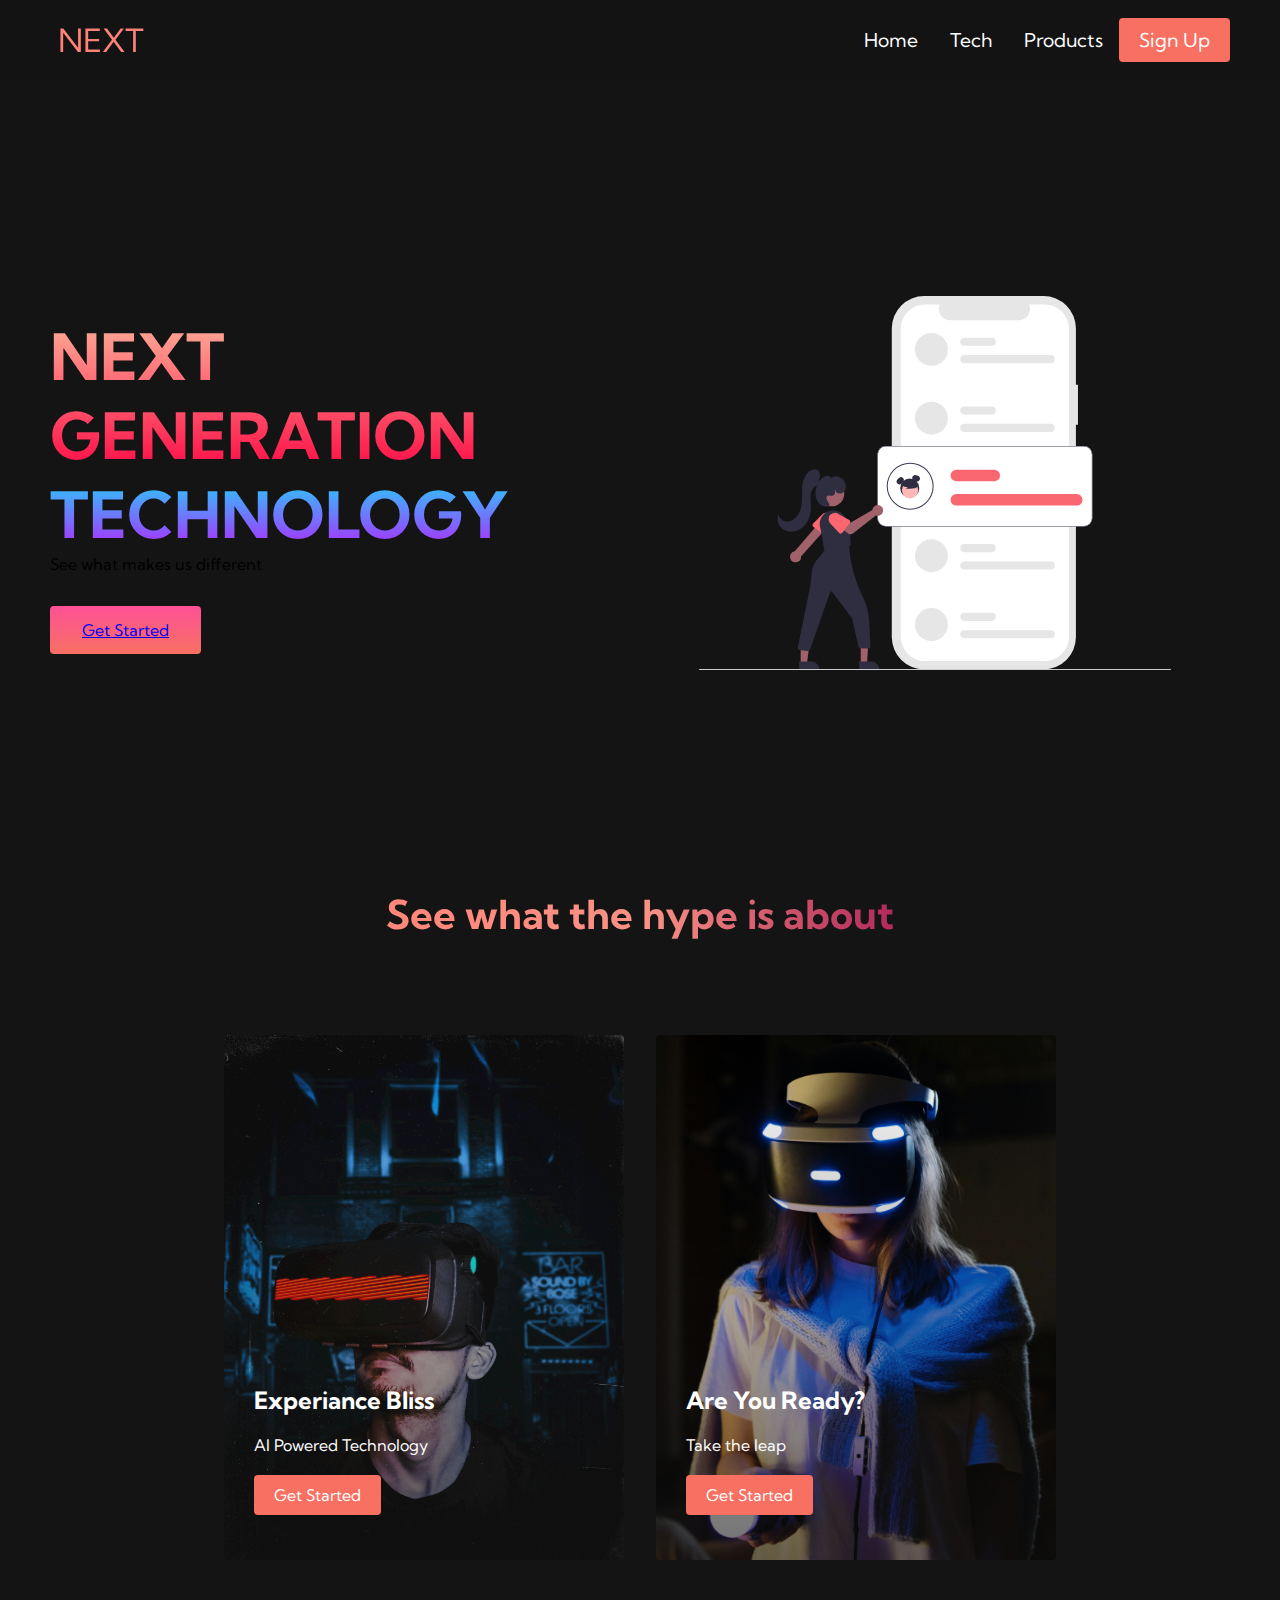
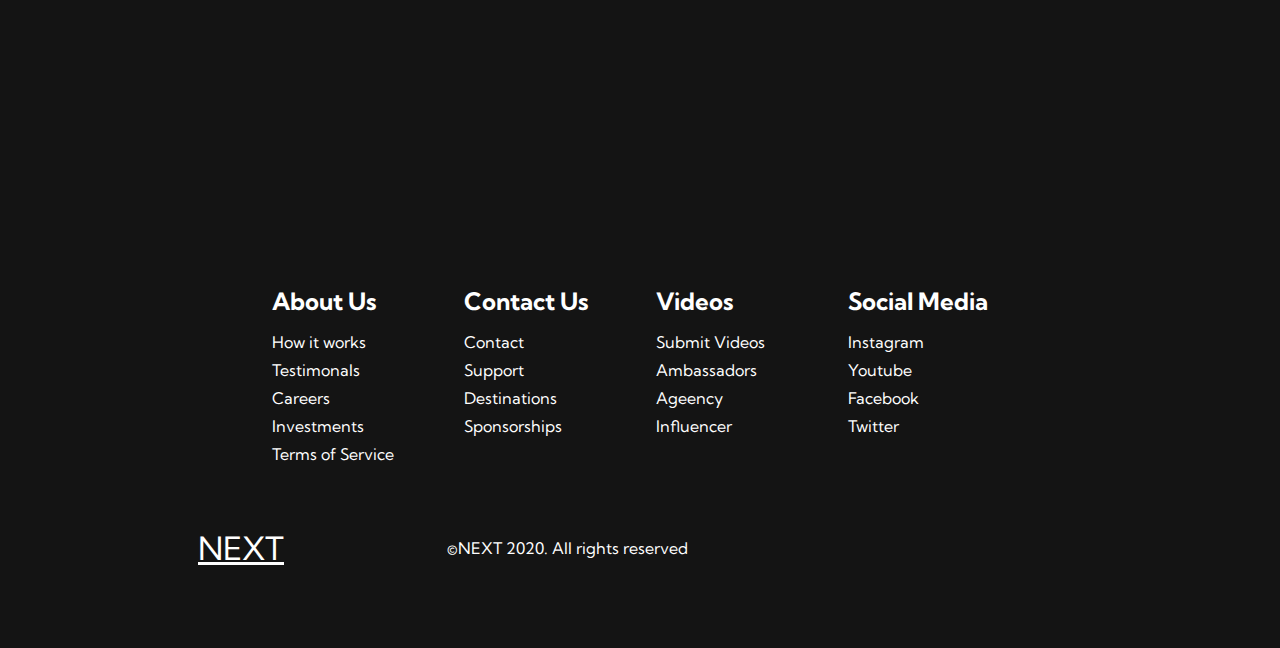
<file: index.html>
<!DOCTYPE html>
<html lang="en">
<head>
  <meta charset="UTF-8">
  <meta name="viewport" content="width=device-width, initial-scale=1.0">
  <title>Document</title>
  <link rel="stylesheet" href="style.css">
  <link rel="stylesheet" href="https://use.fontawesome.com/releases/v5.14.0/css/all.css" integrity="sha384-HzLeBuhoNPvSl5KYnjx0BT+WB0QEEqLprO+NBkkk5gbc67FTaL7XIGa2w1L0Xbgc" crossorigin="anonymous"/>
  <link href="https://fonts.googleapis.com/css2?family=kumbh+Sans:wght@400;700&display=swap" rel="stylesheet">
</head>
<body>
  <!--Navbar Section-->
  <nav class="navbar">
    <div class="navbar__container">
      <a href="/" id="navbar__logo">
        <i class="fas fa-gem"></i>NEXT
      <a>
      <div class="navbar__toggle" id="mobile-menu">
        <span class="bar"></span>
        <span class="bar"></span>
        <span class="bar"></span>
      </div>
      <ul class="navbar__menu">
        <li class="navbar__item">
          <a href="/" class="navbar__links">Home</a>
        </li>
        <li class="navbar__item">
          <a href="tech.html" class="navbar__links">Tech</a>
        </li>
        <li class="navbar__item">
          <a href="/" class="navbar__links">Products</a>
        </li>
        <li class="navbar__btn">
          <a href="/" class="button">Sign Up</a>
        </li>
      </ul>
    </div>
  </nav> 
  <!-- Hero Section -->
   <div class="main">
     <div class="main__container">
       <div class="main__content">
         <h1>NEXT GENERATION</h1>
         <h2>TECHNOLOGY</h2>
         <p>See what makes us different</p>
         <button class="main__btn"><a href="/">Get Started</a></button>
       </div>
       <div class="main__img--container">
         <img src="images/undraw_messages_re_qy9x.svg" alt="pic" id="main__img">
       </div>
     </div>
   </div>
   <!-- Service Section -->
    <div class="services">
       <h1> See what the hype is about</h1>
       <div class="services__container">
         <div class="services__card">
           <h2>Experiance Bliss</h2> 
           <p>AI Powered Technology</p>
           <button>Get Started</button>
         </div>
         <div class="services__card">
          <h2>Are You Ready?</h2> 
          <p>Take the leap</p>
          <button>Get Started</button>
        </div>
       </div>
    </div>
    <!-- Footer Section -->
     <div class="footer__container">
       <div class="footer__links">
         <div class="footer__link--wrapper">
           <div class="footer__link--items">
             <h2>About Us</h2>
             <a href="/sign__up">How it works</a>
             <a href="/">Testimonals</a>
             <a href="/">Careers</a>
             <a href="/">Investments</a>
             <a href="/">Terms of Service</a>
           </div>
           <div class="footer__link--items">
            <h2>Contact Us</h2>
            <a href="/">Contact</a>
            <a href="/">Support</a>
            <a href="/">Destinations</a>
            <a href="/">Sponsorships</a>
          </div>
         </div>
        <div class="footer__link--wrapper">
          <div class="footer__link--items">
            <h2>Videos</h2>
            <a href="/">Submit Videos</a>
            <a href="/">Ambassadors</a>
            <a href="/">Ageency</a>
            <a href="/">Influencer</a>
          </div>
          <div class="footer__link--items">
           <h2>Social Media</h2>
           <a href="/">Instagram</a>
           <a href="/">Youtube</a>
           <a href="/">Facebook</a>
           <a href="/">Twitter</a>
         </div>
        </div>
       </div>
       <div class="social__media">
         <div class="soscial__media--wrap">
           <div class="footer__logo">
             <a href="/" id="footer__logo"><i class="fas fa-gem"></i>NEXT</a>
           </div>
           <p class="website__rights">&copy;NEXT 2020. All rights reserved</p>
           <div class="social__icons">
             <a href="/" class="social__icon--link" target="_blank">
               <i class="fab fa-facebook"></i>
             </a>
             <a href="/" class="social__icon--link" target="_blank">
              <i class="fab fa-instagram"></i>
            </a><a href="/" class="social__icon--link" target="_blank">
              <i class="fab fa-twittr"></i>
            </a><a href="/" class="social__icon--link" target="_blank">
              <i class="fab fa-linkedin"></i>
              <a href="/" class="social__icon--link" target="_blank">
                <i class="fab fa-youtube"></i>
              </a>
            </a>
           </div>
         </div>
       </div>
     </div>
  <script src="app.js"></script>
</body>
</html>
</file>
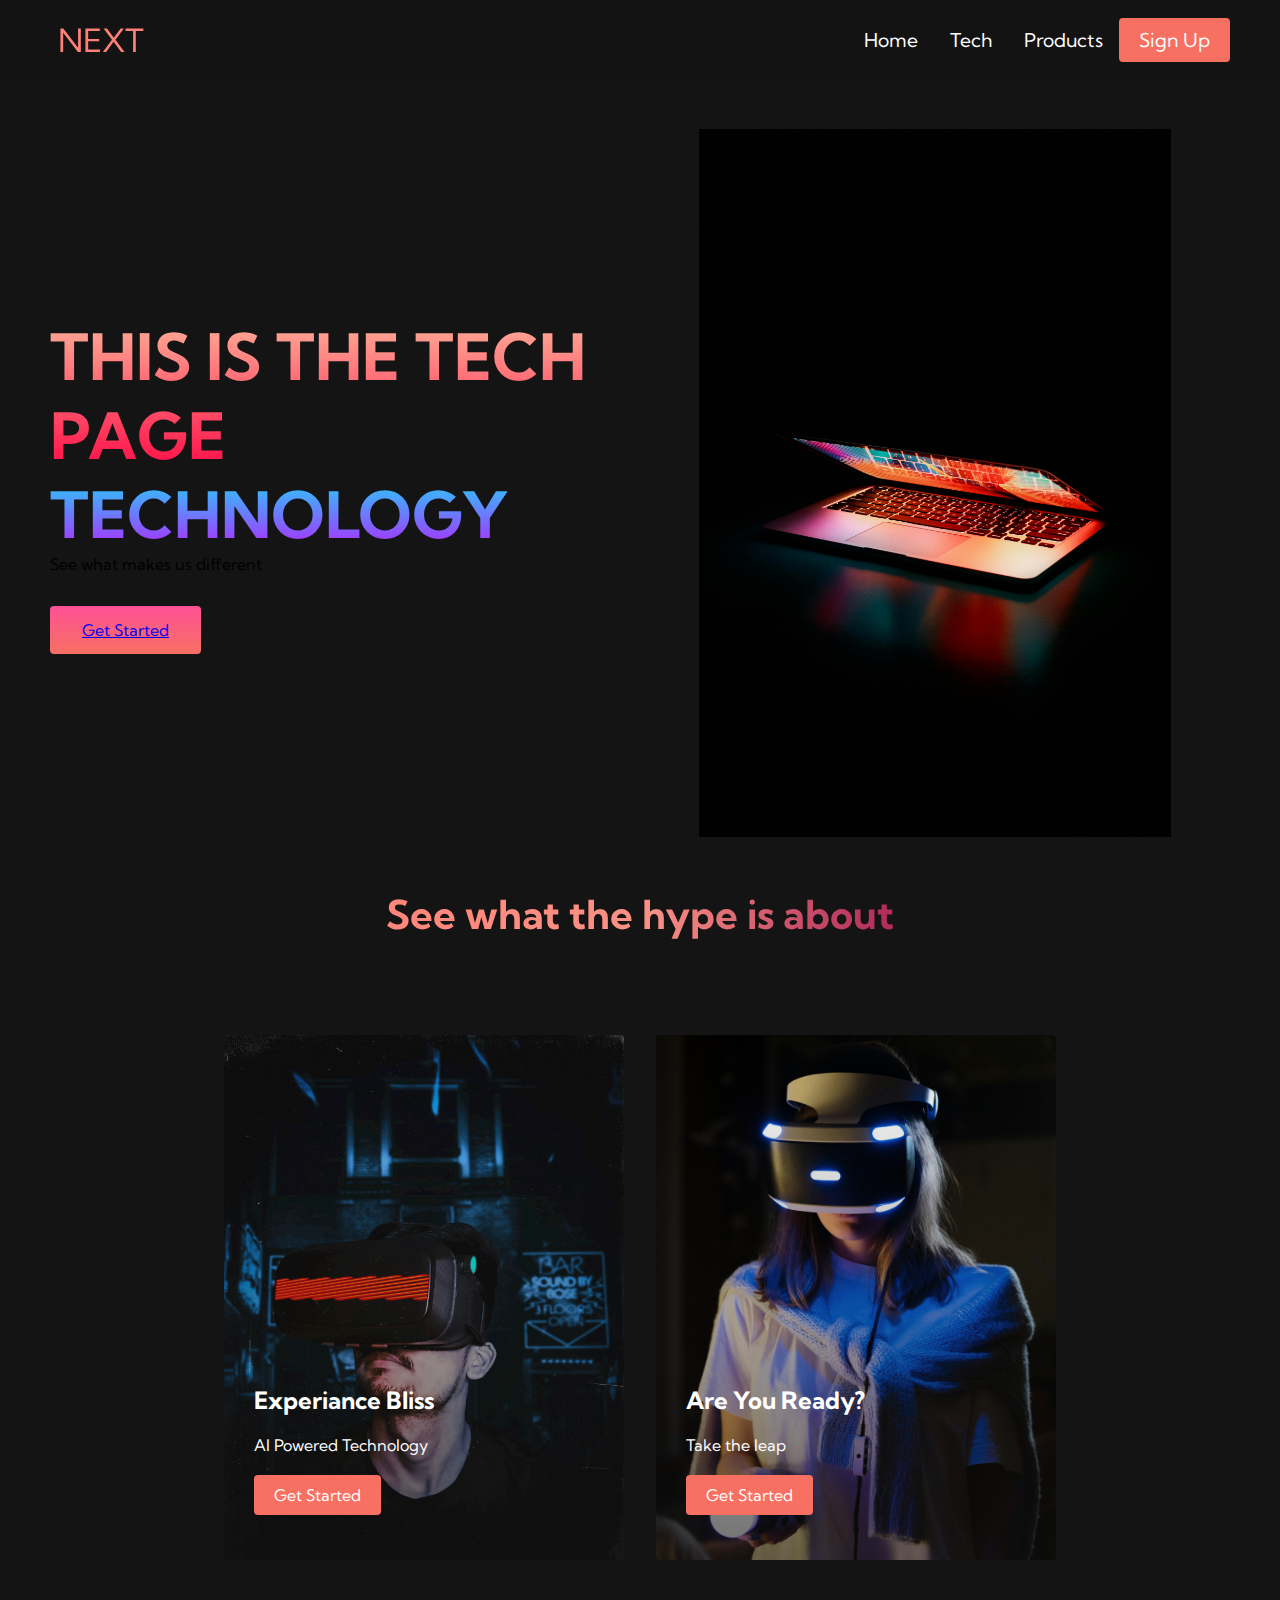
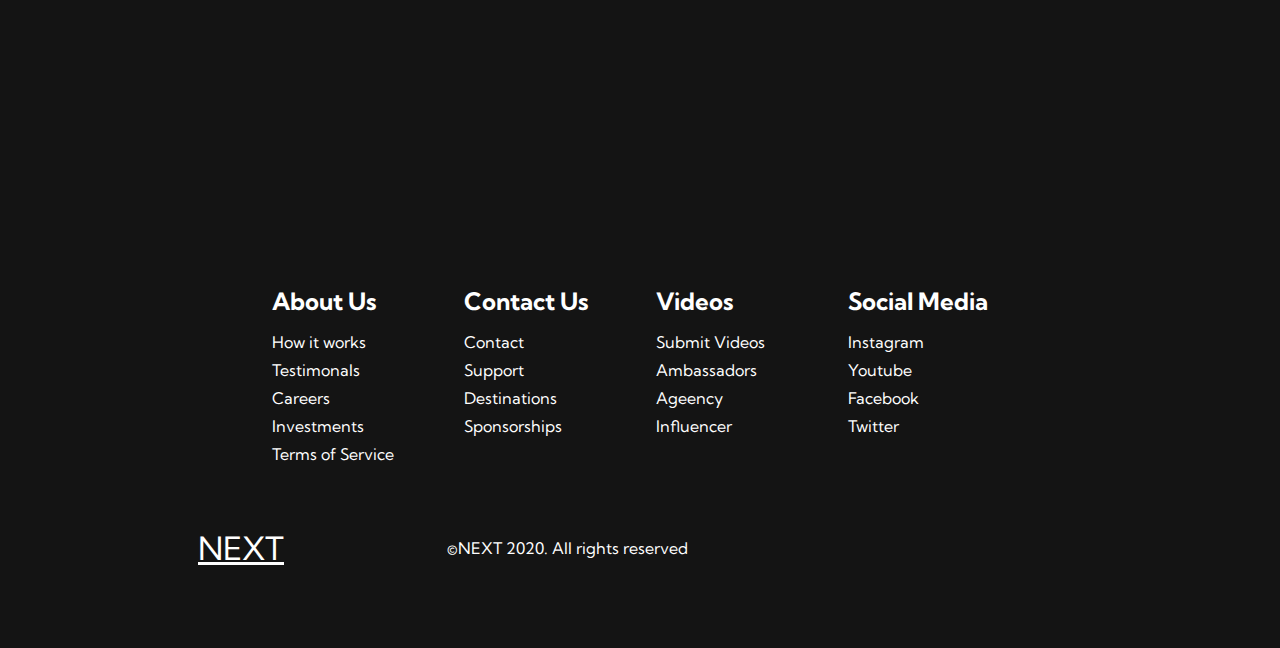
<file: tech.html>
<!DOCTYPE html>
<html lang="en">
<head>
  <meta charset="UTF-8">
  <meta name="viewport" content="width=device-width, initial-scale=1.0">
  <title>Document</title>
  <link rel="stylesheet" href="style.css">
  <link rel="stylesheet" href="https://use.fontawesome.com/releases/v5.14.0/css/all.css" integrity="sha384-HzLeBuhoNPvSl5KYnjx0BT+WB0QEEqLprO+NBkkk5gbc67FTaL7XIGa2w1L0Xbgc" crossorigin="anonymous"/>
  <link href="https://fonts.googleapis.com/css2?family=kumbh+Sans:wght@400;700&display=swap" rel="stylesheet">
</head>
<body>
  <!--Navbar Section-->
  <nav class="navbar">
    <div class="navbar__container">
      <a href="/" id="navbar__logo">
        <i class="fas fa-gem"></i>NEXT
      <a>
      <div class="navbar__toggle" id="mobile-menu">
        <span class="bar"></span>
        <span class="bar"></span>
        <span class="bar"></span>
      </div>
      <ul class="navbar__menu">
        <li class="navbar__item">
          <a href="index.html" class="navbar__links">Home</a>
        </li>
        <li class="navbar__item">
          <a href="/tech.html" class="navbar__links">Tech</a>
        </li>
        <li class="navbar__item">
          <a href="/" class="navbar__links">Products</a>
        </li>
        <li class="navbar__btn">
          <a href="/" class="button">Sign Up</a>
        </li>
      </ul>
    </div>
  </nav> 
  <!-- Hero Section -->
   <div class="main">
     <div class="main__container">
       <div class="main__content">
         <h1>THIS IS THE TECH PAGE</h1>
         <h2>TECHNOLOGY</h2>
         <p>See what makes us different</p>
         <button class="main__btn"><a href="/">Get Started</a></button>
       </div>
       <div class="main__img--container">
         <img src="images\pexels-junior-teixeira-1064069-2047905.jpg" alt="pic" id="main__img">
       </div>
     </div>
   </div>
   <!-- Service Section -->
    <div class="services">
       <h1> See what the hype is about</h1>
       <div class="services__container">
         <div class="services__card">
           <h2>Experiance Bliss</h2> 
           <p>AI Powered Technology</p>
           <button>Get Started</button>
         </div>
         <div class="services__card">
          <h2>Are You Ready?</h2> 
          <p>Take the leap</p>
          <button>Get Started</button>
        </div>
       </div>
    </div>
    <!-- Footer Section -->
     <div class="footer__container">
       <div class="footer__links">
         <div class="footer__link--wrapper">
           <div class="footer__link--items">
             <h2>About Us</h2>
             <a href="/sign__up">How it works</a>
             <a href="/">Testimonals</a>
             <a href="/">Careers</a>
             <a href="/">Investments</a>
             <a href="/">Terms of Service</a>
           </div>
           <div class="footer__link--items">
            <h2>Contact Us</h2>
            <a href="/">Contact</a>
            <a href="/">Support</a>
            <a href="/">Destinations</a>
            <a href="/">Sponsorships</a>
          </div>
         </div>
        <div class="footer__link--wrapper">
          <div class="footer__link--items">
            <h2>Videos</h2>
            <a href="/">Submit Videos</a>
            <a href="/">Ambassadors</a>
            <a href="/">Ageency</a>
            <a href="/">Influencer</a>
          </div>
          <div class="footer__link--items">
           <h2>Social Media</h2>
           <a href="/">Instagram</a>
           <a href="/">Youtube</a>
           <a href="/">Facebook</a>
           <a href="/">Twitter</a>
         </div>
        </div>
       </div>
       <div class="social__media">
         <div class="soscial__media--wrap">
           <div class="footer__logo">
             <a href="/" id="footer__logo"><i class="fas fa-gem"></i>NEXT</a>
           </div>
           <p class="website__rights">&copy;NEXT 2020. All rights reserved</p>
           <div class="social__icons">
             <a href="/" class="social__icon--link" target="_blank">
               <i class="fab fa-facebook"></i>
             </a>
             <a href="/" class="social__icon--link" target="_blank">
              <i class="fab fa-instagram"></i>
            </a><a href="/" class="social__icon--link" target="_blank">
              <i class="fab fa-twittr"></i>
            </a><a href="/" class="social__icon--link" target="_blank">
              <i class="fab fa-linkedin"></i>
              <a href="/" class="social__icon--link" target="_blank">
                <i class="fab fa-youtube"></i>
              </a>
            </a>
           </div>
         </div>
       </div>
     </div>
  <script src="app.js"></script>
</body>
</html>
</file>
<file: style.css>
*{
  box-sizing: border-box;
  margin: 0;
  padding: 0;
  font-family: 'Kumbh Sans', sans-serif;
}
.navbar{
  background: #131313;
  height: 80px;
  display: flex;
  justify-content: center;
  align-items: center;
  font-size: 1.2rem;
  position: sticky;
  top: 0;
  z-index: 999;
}
.navbar__container {
  display: flex;
  justify-content: space-between;
  height: 80px;
  z-index: 1;
  width: 100%;
  max-width: 1300px;
  margin: 0 auto;
  padding: 0 50px;
}
#navbar__logo{
  background-color: #ff8177;
  background-image: linear-gradient(to top, #ff0844 0%,#ffb1, 100%);
  background-size: 100%;
  -webkit-background-clip: text;
  -moz-background-clip: text;
  -webkit-text-fill-color: transparent;
  -moz-text-fill-color: transparent;
  display: flex;
  align-items: center;
  cursor: pointer;
  text-decoration: none;
  font-size: 2rem;
}

.fa-gem{
   margin-right: 0.5rem;
}
.navbar__menu{
   display: flex;
   align-items: center;
   list-style: none;
   text-align: center;
}
.navbar__item{
  height: 80px;
}
.navbar__links{
  color: #fff;
  display: flex;
  align-items: center;
  justify-content: center;
  text-decoration: none;
  padding: 0 1rem;
  height: 100%;
}
.navbar__btn{
  display: flex;
  justify-content: center;
  align-items: center;
  padding: o 1rem;
  width: 100%;
}
.button{
  display: flex;
  justify-content: center;
  align-items: center;
  text-decoration: none;
  padding: 10px 20px;
  height: 100%;
  width: 100%;
  border: none;
  outline: none;
  border-radius: 4px;
  background: #f77062;
  color: #fff;
}
.button:hover{
  background: #4837ff;
  transition: all 0.3s ease;
}
.navbar__links:hover{
  color: #f77062;
  transition: all 0.3s ease;
}
@media screen and (max-width:960px){
  .navbar__container{
    display: flex;
    justify-content: space-between;
    height: 80px;
    z-index: 1;
    width: 100%;
    max-width: 1300px;
    padding: 0;
  }
  .navbar__menu{
    display: grid;
    grid-template-columns: auto;
    margin: 0;
    width: 100%;
    position: absolute;
    top: -1000px;
    opacity: 0;
    transition: all 0.5s ease;
    height: 50vh;
    z-index: -1;
    background: #131313;

  }
  .navbar__menu.active{
    background: #131313;
    top: 100%;
    opacity: 1;
    transition: all 0.5s ease;
    z-index: 99;
    height: 50vh;
    font-size: 1.6rem; 
  }
  #navbar__logo{
    padding-left: 25px;
  }
  .navbar__toggle .bar{
    width: 25px;
    height: 3px;
    margin: 5px auto;
    transition: all 0.5s ease;
    background: #fff;
  }
  .navbar__item{
    width: 100%;
  }
  .navbar__links{
    text-align: center;
    padding: 2rem;
    width: 100%;
    display: table;
  }
  #mobile_menu{
    position: absolute;
    top: 20%;
    right: 5%;
    transform: translate(5%, 20%);
  }
  .navbar__btn{
    padding-bottom: 2rem;
  }
  .button{
    display: flex;
    justify-content: center;
    align-items: center;
    width: 80%;
    height: 80px;
    margin: 0;
  }
  .navbar__toggle .bar{
    display: block;
    cursor: pointer;
  }
   #mobile-menu.is-active .bar:nth-child(2){
    opacity: 0;
   }
   #mobile-menu.is-active .bar:nth-child(1){
     transform: translateY(8px) rotate(45deg);
  }
  #mobile-menu.is-active .bar:nth-child(3){
    transform: translateY(-8px) rotate(-45deg);
 }
} 
 
/* Hero Section CSS */
.main{
  background-color: #141414;
}
.main__container{
  display: grid;
  grid-template-columns: 1fr 1fr;
  align-items: center;
  justify-self: center;
  margin: 0 auto;
  height: 90vh;
  background-color: #141414;
  z-index: 1;
  width: 100%;
  max-width: 1300px;
  padding: 0 50px;
} 
.main__content h1{
   font-size: 4rem;
   background-color: #ff8177;
   background-image: linear-gradient(to top,#ff0844 0%, #ffb199 100%);
   background-size: 100%;
   -webkit-background-clip: text;
   -moz-background-clip: text;
   -webkit-text-fill-color: transparent;-moz-text-fill-color:transparent;
}
.main__content h2{
  font-size: 4rem;
  background-color: #ff8177;
  background-image: linear-gradient(to top,#b721ff 0%, #21d4fd 100%);
  background-size: 100%;
  -webkit-background-clip: text;
  -moz-background-clip: text;
  -webkit-text-fill-color: transparent;-moz-text-fill-color:transparent;
}
.main__contet p{
  margin-top: 1rem;
  font-size: 2rem;
  font-weight: 700;
  color: #fff;
}

.main__btn{
   font-size: 1rem;
   background-image: linear-gradient(to top, #f77062 0%, #fe5196 100%);
   padding: 14px 32px;
   border: none;
   border-radius: 4px;
   color: #fff;
   margin-top: 2rem;
   cursor: pointer;
   position: relative;
   transition: all 0.35s;
   outline: none;
}
main__btn a{
   position: relative;
   z-index: 2;
   color: #fff;
   text-decoration: none;
}

.main__btn:after{
   position: absolute;
   content: '';
   top: 0;
   left: 0;
   width: 0;
   height: 100%;
   background: #4837ff;
   transition: all 035s;
   border-radius: 4px;
}

.main__btn:hover{
   color: #fff;
}
.main__btn:hover:after{
   width: 100%;
}

.main__img--container{
   text-align: center;
}

#main__img{
   height: 80%;
   width: 80%;
}

/* mobile resposive  */
@media screen and (max-width: 768px){
   .main__container{
     display: grid;
     grid-template-columns: auto;
     align-items: center;
     justify-self: center;
     width: 100%;
     margin: 0 auto;
     height: 90vh;
   }
   .main__content{
     text-align: center;
     margin-bottom: 4rem;
   }
   .main__content h1{
     font-size: 2.5rem;
     margin-top: 2rem;
  }
  .main__content h2{
     font-size: 3rem;
  }
  .main__content p{
    margin-top: 1rem;
    font-size: 1.5rem;
  } 
}
@media screen and (max-width: 480px){
  .main__content h1{
    font-size: 2rem;
    margin-top: 3rem;
 }
 .main__content h2{
    font-size: 2rem;
 }
 .main__content p{
   margin-top: 2rem;
   font-size: 1.5rem;
 }
 .main__btn{
   padding: 12px 36px;
   margin: 2.5rem 0;
 }
}

/* Service Section CSS */
.services{
   background: #141414;
   display: flex;
   flex-direction: column;
   align-items: center;
   height: 100vh;
}
.services h1{
   background-color: #ff8177;
   background-image: linear-gradient(to right, #ff8177 0%, #ff867a 0%, #ff8c7f 21%, #f99185 52%, #cf556c 78%, #b12a5b 100%);
   background-size: 100%;
   margin-bottom: 5rem;
   font-size: 2.5rem;
  -webkit-background-clip: text;
  -moz-background-clip: text;
  -webkit-text-fill-color: transparent;-moz-text-fill-color:transparent;
}
.services__container {
   display: flex;
   justify-content: center;
   flex-wrap: wrap;
}
.services__card{
  margin: 1rem;
  height: 525px;
  width: 400px;
  border-radius: 4px;
  background-image: linear-gradient(
   to bottom,
   rgba(0,0,0,0) 0%,
   rgba(17, 17, 17, 0.6) 100%
   ),
   url('images/pexels-harschshivam-2007647.jpg');
   background-size: cover;
   position: relative;
   color: #fff;
}
.services__card:nth-child(2){
   background-image: linear-gradient(
    to bottom,
    rgba(0, 0, 0, 0) 0%,
    rgba(17, 17, 17,0.6) 100%
   ),
   url('images/pexels-cottonbro-4009626.jpg');
}
.services h2{
   position: absolute;
   top: 350px;
   left: 30px;
}
.services__card p{
  position: absolute;
  top: 400px;
  left: 30px;
}
.services__card button{
   color: #fff;
   padding: 10px 20px;
   border: none;
   outline: none;
   border-radius: 4px;
   background: #f77062;
   position: absolute;
   top: 440px;
   left: 30px;
   font-size: 1rem;
   cursor: pointer;
}
.services__card:hover{
   transform: scale(1.075);
   transition: 0.2s ease-in;
   cursor: pointer;
}
@media screen and (max-width: 960px){
   .services{
     height: 1600px;
   }
   .services h1{
     font-size: 2rem;
     margin-top: 12rem;
   }
}
@media screen and (max-width:480px){
   .services{
     height: 1400px;
   }
   .services h1{
     font-size: 1.2rem;
   }
   .services__card{
     width: 300px;
   }
}
/* Footer CSS */
.footer__container{
   background-color: #141414;
   padding: 5rem 0;
   display: flex;
   flex-direction: column;
   justify-content: center;
   align-items: center;
}
#footer__logo{
   color: #fff;
   display: flex;
   align-items: center;
   cursor: pointer
   text-decoration: none;
   font-size: 2rem;
}
.footer__links{
   width: 100%;
   max-width: 1000px;
   display: flex;
   justify-content: center;
}
.footer__link--wrapper{
   display: flex;
}
.footer__link--items{
   display: flex;
   flex-direction: column;
   align-items: flex-start;
   margin: 16px;
   text-align: left;
   width: 160px;
   box-sizing: border-box;
}
.footer__link--items h2{
   margin-bottom: 16px;
}
.footer__link--items >h2{
   color: #fff;
}
.footer__link--items a{
   color: #fff;
   text-decoration: none;
   margin-bottom: 0.5rem;
}
.footer__link--items a:hover{
   color: #e9e9e9;
   transition: 0.3s ease-in-out;
}
/* Social Icon */
.social__icon--link{
   color: #fff;
   font-size: 24px;
}
.social__media{
   max-width: 1000px;
   width: 100%;
}
.soscial__media--wrap{
   display: flex;
   justify-content: space-between;
   align-items: center;
   width: 90%;
   max-width: 1000px;
   margin: 40px auto 0 auto;
}
.social__icons{
   display: flex;
   justify-content: space-between;
   align-items: center;
   width: 240px;
}
.social__logo{
   color: #fff;
   justify-self: flex-start;
   margin-left: 20px;
   cursor: pointer;
   text-decoration: none;
   font-size: 2rem;
   display: flex;
   align-items: center;
   margin-bottom: 16px;
}
.website__rights{
   color: #fff;
}
@media screen and (max-width: 820px){
   .footer__links{
     padding-top: 2rem;
   }
   #footer__logo{
     margin-bottom: 2rem;
   }
   .website__rights{
     margin-bottom: 2rem;
   }
   .footer__link--wrapper{
     flex-direction: column;
  }
  .social__media--wrap{
    flex-direction: column;
     
  }
}
@media screen and(max-width: 480px){
   .footer__link--items{
     margin: 0;
     padding: 10px;
     width: 100%;
   }
}
</file>
